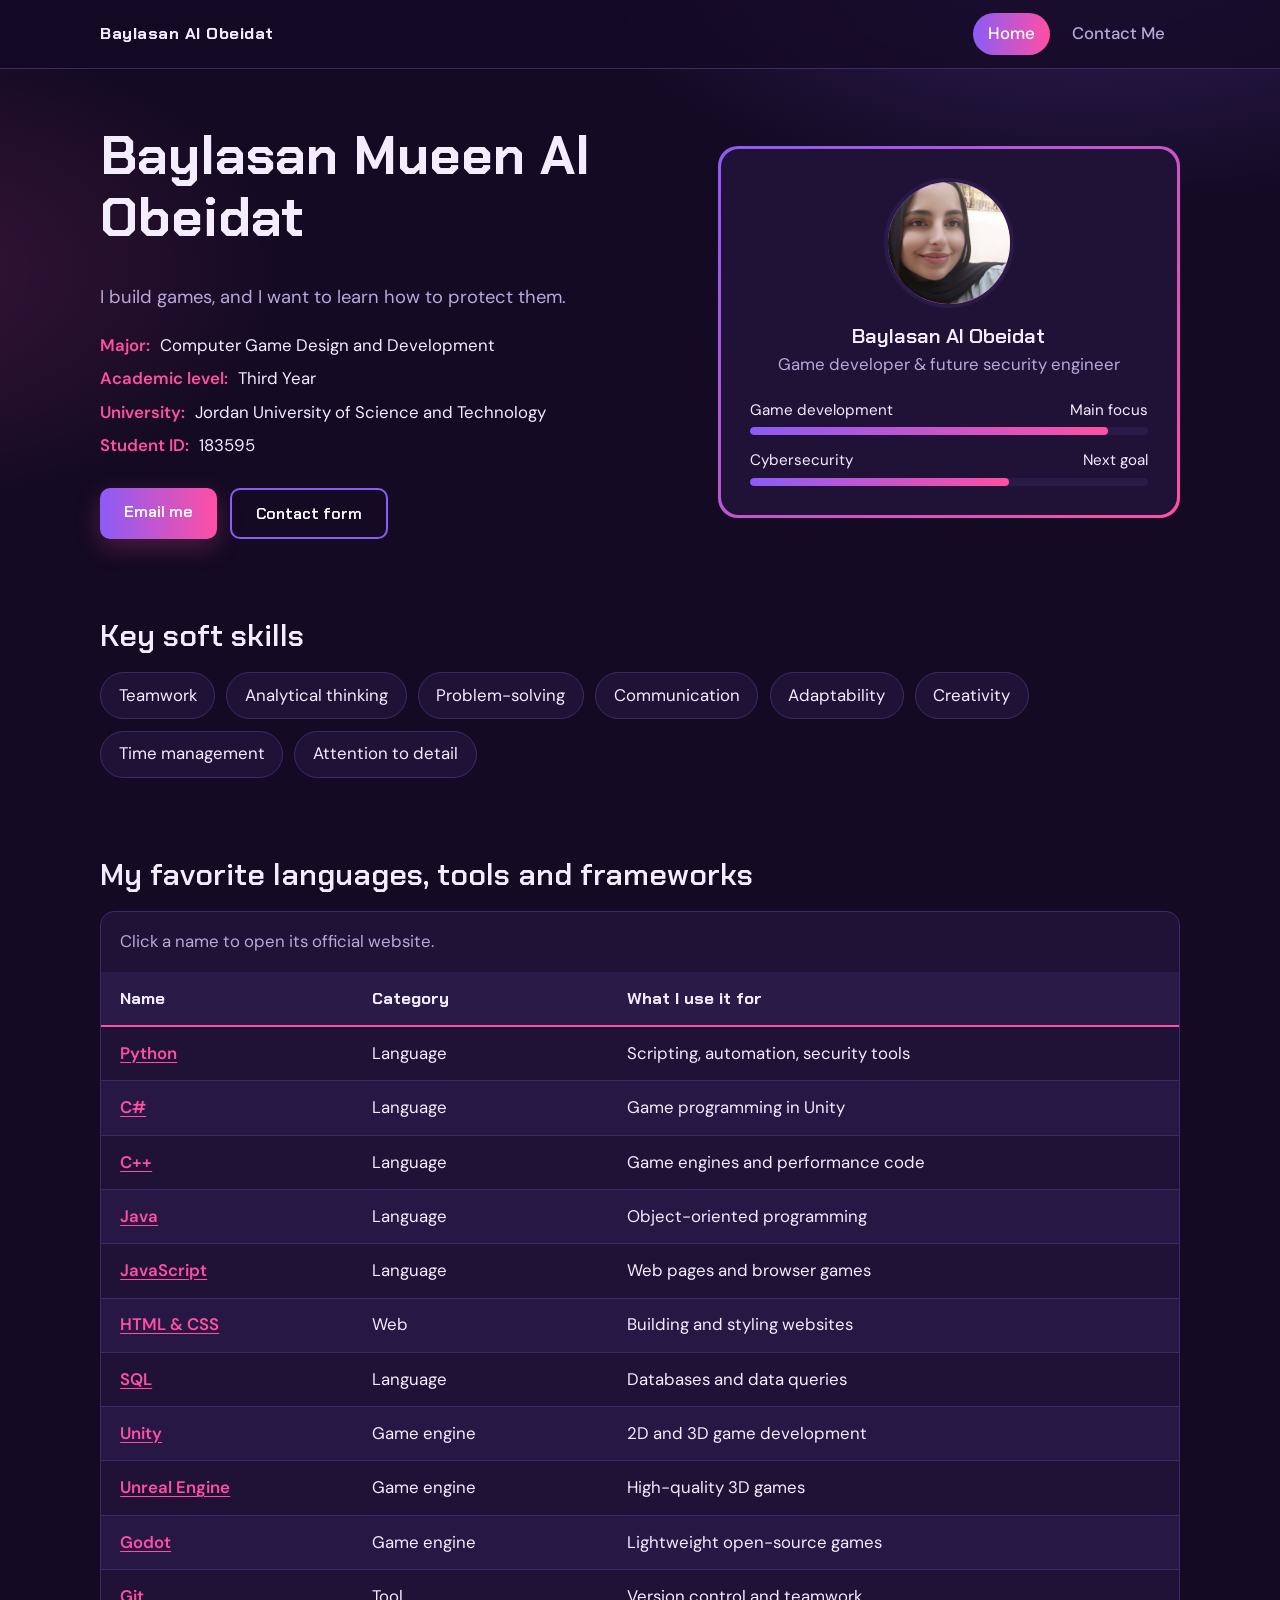
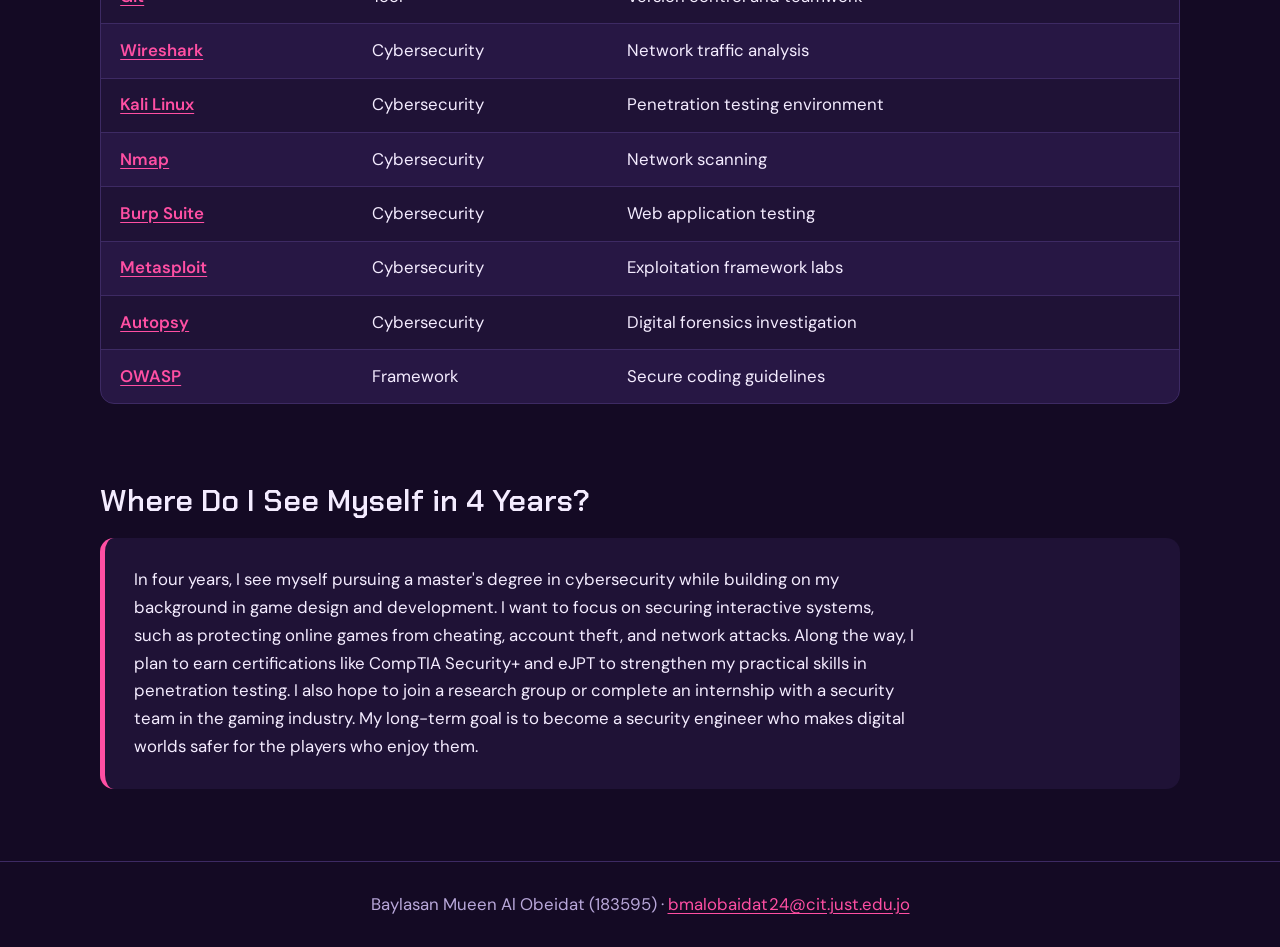
<file: index.html>
<!DOCTYPE html>
<html lang="en">
<head>
  <meta charset="UTF-8">
  <meta name="viewport" content="width=device-width, initial-scale=1">
  <title>183595 | Baylasan Mueen Al Obeidat</title>
  <meta name="description" content="Portfolio of Baylasan Mueen Al Obeidat, Third-year Computer Game Design and Development student at JUST.">
  <link rel="preconnect" href="https://fonts.googleapis.com">
  <link rel="preconnect" href="https://fonts.gstatic.com" crossorigin>
  <link href="https://fonts.googleapis.com/css2?family=Chakra+Petch:wght@500;600;700&family=DM+Sans:wght@400;500;700&display=swap" rel="stylesheet">
  <link rel="stylesheet" href="style.css">
</head>
<body>

  <header class="site-header">
    <div class="wrap">
      <a class="brand" href="index.html">Baylasan Al Obeidat</a>
      <nav aria-label="Main menu">
        <ul class="menu">
          <li><a href="index.html" aria-current="page">Home</a></li>
          <li><a href="contact.html">Contact Me</a></li>
        </ul>
      </nav>
    </div>
  </header>

  <main class="wrap">

    <!-- HERO -->
    <section class="hero">
      <div>
        <h1>Baylasan Mueen Al Obeidat</h1>
        <p class="lead">I build games, and I want to learn how to protect them.</p>
        <ul class="meta">
          <li><strong>Major:</strong> Computer Game Design and Development</li>
          <li><strong>Academic level:</strong> Third Year</li>
          <li><strong>University:</strong> Jordan University of Science and Technology</li>
          <li><strong>Student ID:</strong> 183595</li>
        </ul>
        <div class="actions">
          <a class="btn" href="mailto:bmalobaidat24@cit.just.edu.jo">Email me</a>
          <a class="btn ghost" href="contact.html">Contact form</a>
        </div>
      </div>

      <!-- Professional photo: replace the initials with a photo by swapping the
           <span> below for: <img src="photo.jpg" alt="Baylasan Al Obeidat"> -->
      <aside class="player-card" aria-label="Profile summary">
        <div class="inner">
          <div class="avatar"><img src="photo.jpg" alt="Baylasan Al Obeidat"></div>
          <h2>Baylasan Al Obeidat</h2>
          <p class="role">Game developer &amp; future security engineer</p>
          <div class="stats">
            <div>
              <div class="stat-row"><span>Game development</span><span>Main focus</span></div>
              <div class="bar"><span style="width: 90%"></span></div>
            </div>
            <div>
              <div class="stat-row"><span>Cybersecurity</span><span>Next goal</span></div>
              <div class="bar"><span style="width: 65%"></span></div>
            </div>
          </div>
        </div>
      </aside>
    </section>

    <!-- SOFT SKILLS -->
    <section id="skills">
      <h2>Key soft skills</h2>
      <ul class="skills">
        <li>Teamwork</li>
        <li>Analytical thinking</li>
        <li>Problem-solving</li>
        <li>Communication</li>
        <li>Adaptability</li>
        <li>Creativity</li>
        <li>Time management</li>
        <li>Attention to detail</li>
      </ul>
    </section>

    <!-- TOOLS TABLE -->
    <section id="tools">
      <h2>My favorite languages, tools and frameworks</h2>
      <div class="table-scroll">
        <table>
          <caption>Click a name to open its official website.</caption>
          <thead>
            <tr><th scope="col">Name</th><th scope="col">Category</th><th scope="col">What I use it for</th></tr>
          </thead>
          <tbody>
            <tr><td><a href="https://www.python.org" target="_blank" rel="noopener">Python</a></td><td>Language</td><td>Scripting, automation, security tools</td></tr>
            <tr><td><a href="https://learn.microsoft.com/dotnet/csharp/" target="_blank" rel="noopener">C#</a></td><td>Language</td><td>Game programming in Unity</td></tr>
            <tr><td><a href="https://isocpp.org" target="_blank" rel="noopener">C++</a></td><td>Language</td><td>Game engines and performance code</td></tr>
            <tr><td><a href="https://dev.java" target="_blank" rel="noopener">Java</a></td><td>Language</td><td>Object-oriented programming</td></tr>
            <tr><td><a href="https://developer.mozilla.org/docs/Web/JavaScript" target="_blank" rel="noopener">JavaScript</a></td><td>Language</td><td>Web pages and browser games</td></tr>
            <tr><td><a href="https://developer.mozilla.org/docs/Web/HTML" target="_blank" rel="noopener">HTML &amp; CSS</a></td><td>Web</td><td>Building and styling websites</td></tr>
            <tr><td><a href="https://www.w3schools.com/sql/" target="_blank" rel="noopener">SQL</a></td><td>Language</td><td>Databases and data queries</td></tr>
            <tr><td><a href="https://unity.com" target="_blank" rel="noopener">Unity</a></td><td>Game engine</td><td>2D and 3D game development</td></tr>
            <tr><td><a href="https://www.unrealengine.com" target="_blank" rel="noopener">Unreal Engine</a></td><td>Game engine</td><td>High-quality 3D games</td></tr>
            <tr><td><a href="https://godotengine.org" target="_blank" rel="noopener">Godot</a></td><td>Game engine</td><td>Lightweight open-source games</td></tr>
            <tr><td><a href="https://git-scm.com" target="_blank" rel="noopener">Git</a></td><td>Tool</td><td>Version control and teamwork</td></tr>
            <tr><td><a href="https://www.wireshark.org" target="_blank" rel="noopener">Wireshark</a></td><td>Cybersecurity</td><td>Network traffic analysis</td></tr>
            <tr><td><a href="https://www.kali.org" target="_blank" rel="noopener">Kali Linux</a></td><td>Cybersecurity</td><td>Penetration testing environment</td></tr>
            <tr><td><a href="https://nmap.org" target="_blank" rel="noopener">Nmap</a></td><td>Cybersecurity</td><td>Network scanning</td></tr>
            <tr><td><a href="https://portswigger.net/burp" target="_blank" rel="noopener">Burp Suite</a></td><td>Cybersecurity</td><td>Web application testing</td></tr>
            <tr><td><a href="https://www.metasploit.com" target="_blank" rel="noopener">Metasploit</a></td><td>Cybersecurity</td><td>Exploitation framework labs</td></tr>
            <tr><td><a href="https://www.sleuthkit.org/autopsy/" target="_blank" rel="noopener">Autopsy</a></td><td>Cybersecurity</td><td>Digital forensics investigation</td></tr>
            <tr><td><a href="https://owasp.org" target="_blank" rel="noopener">OWASP</a></td><td>Framework</td><td>Secure coding guidelines</td></tr>
          </tbody>
        </table>
      </div>
    </section>

    <!-- FUTURE GOALS -->
    <section id="future">
      <h2>Where Do I See Myself in 4 Years?</h2>
      <div class="goals">
        <p>In four years, I see myself pursuing a master's degree in cybersecurity while building on my background in game design and development. I want to focus on securing interactive systems, such as protecting online games from cheating, account theft, and network attacks. Along the way, I plan to earn certifications like CompTIA Security+ and eJPT to strengthen my practical skills in penetration testing. I also hope to join a research group or complete an internship with a security team in the gaming industry. My long-term goal is to become a security engineer who makes digital worlds safer for the players who enjoy them.</p>
      </div>
    </section>

  </main>

  <footer class="site-footer">
    <div class="wrap">
      <p>Baylasan Mueen Al Obeidat (183595) &middot; <a href="mailto:bmalobaidat24@cit.just.edu.jo">bmalobaidat24@cit.just.edu.jo</a></p>
    </div>
  </footer>

</body>
</html>
</file>
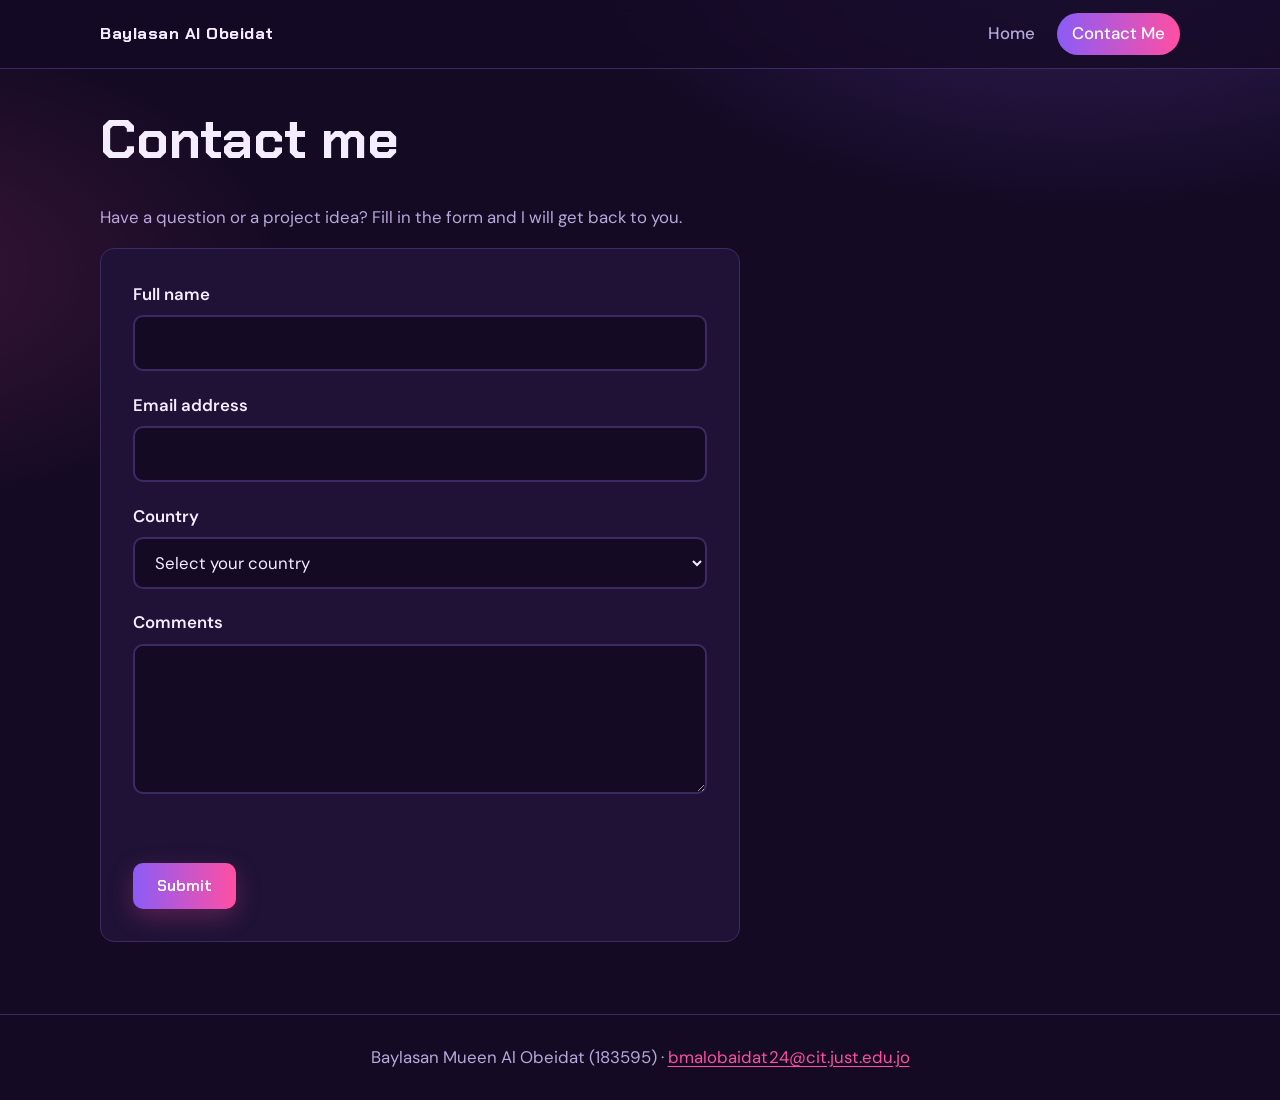
<file: contact.html>
<!DOCTYPE html>
<html lang="en">
<head>
  <meta charset="UTF-8">
  <meta name="viewport" content="width=device-width, initial-scale=1">
  <title>Contact Me | 183595 Baylasan Mueen Al Obeidat</title>
  <link rel="preconnect" href="https://fonts.googleapis.com">
  <link rel="preconnect" href="https://fonts.gstatic.com" crossorigin>
  <link href="https://fonts.googleapis.com/css2?family=Chakra+Petch:wght@500;600;700&family=DM+Sans:wght@400;500;700&display=swap" rel="stylesheet">
  <link rel="stylesheet" href="style.css">
</head>
<body>

  <header class="site-header">
    <div class="wrap">
      <a class="brand" href="index.html">Baylasan Al Obeidat</a>
      <nav aria-label="Main menu">
        <ul class="menu">
          <li><a href="index.html">Home</a></li>
          <li><a href="contact.html" aria-current="page">Contact Me</a></li>
        </ul>
      </nav>
    </div>
  </header>

  <main class="wrap">
    <section>
      <h1>Contact me</h1>
      <p class="lead" style="color: var(--muted)">Have a question or a project idea? Fill in the form and I will get back to you.</p>

      <div class="form-card">
        <form id="contactForm" novalidate>
          <div class="field">
            <label for="fullName">Full name</label>
            <input type="text" id="fullName" name="fullName" autocomplete="name">
          </div>

          <div class="field">
            <label for="email">Email address</label>
            <input type="email" id="email" name="email" autocomplete="email">
          </div>

          <div class="field">
            <label for="country">Country</label>
            <select id="country" name="country">
              <option value="">Select your country</option>
              <option>Jordan</option>
              <option>Saudi Arabia</option>
              <option>United Arab Emirates</option>
              <option>Palestine</option>
              <option>Egypt</option>
              <option>Iraq</option>
              <option>Syria</option>
              <option>Lebanon</option>
              <option>Kuwait</option>
              <option>Qatar</option>
              <option>Bahrain</option>
              <option>Oman</option>
              <option>Yemen</option>
              <option>Morocco</option>
              <option>Algeria</option>
              <option>Tunisia</option>
              <option>Libya</option>
              <option>Sudan</option>
              <option>Turkey</option>
              <option>United States</option>
              <option>United Kingdom</option>
              <option>Canada</option>
              <option>Germany</option>
              <option>France</option>
              <option>Other</option>
            </select>
          </div>

          <div class="field">
            <label for="comments">Comments</label>
            <textarea id="comments" name="comments"></textarea>
          </div>

          <p class="error" id="formError" role="alert"></p>
          <button type="submit" class="btn">Submit</button>
        </form>
      </div>
    </section>
  </main>

  <footer class="site-footer">
    <div class="wrap">
      <p>Baylasan Mueen Al Obeidat (183595) &middot; <a href="mailto:bmalobaidat24@cit.just.edu.jo">bmalobaidat24@cit.just.edu.jo</a></p>
    </div>
  </footer>

  <script>
    var form = document.getElementById("contactForm");
    var errorBox = document.getElementById("formError");
    var fields = [
      { el: document.getElementById("fullName"), name: "Full name" },
      { el: document.getElementById("email"), name: "Email address" },
      { el: document.getElementById("country"), name: "Country" },
      { el: document.getElementById("comments"), name: "Comments" }
    ];

    form.addEventListener("submit", function (event) {
      event.preventDefault();
      var missing = [];

      fields.forEach(function (f) {
        var empty = f.el.value.trim() === "";
        f.el.classList.toggle("invalid", empty);
        if (empty) missing.push(f.name);
      });

      if (missing.length > 0) {
        errorBox.textContent = "Please fill in: " + missing.join(", ") + ".";
        return;
      }

      var emailPattern = /^[^\s@]+@[^\s@]+\.[^\s@]+$/;
      if (!emailPattern.test(fields[1].el.value.trim())) {
        fields[1].el.classList.add("invalid");
        errorBox.textContent = "Please enter a valid email address.";
        return;
      }

      errorBox.textContent = "";
      alert("Thank you! Your form was submitted successfully.");
      form.reset();
    });
  </script>

</body>
</html>
</file>
<file: style.css>
/* ============ Tokens ============ */
:root {
  --bg: #140a24;
  --surface: #1f1236;
  --surface-2: #2a1a47;
  --line: #3d2a63;
  --purple: #8b5cf6;
  --pink: #ff4fa3;
  --text: #f4ecff;
  --muted: #b9a8da;
  --radius: 14px;
  --font-head: "Chakra Petch", "Trebuchet MS", sans-serif;
  --font-body: "DM Sans", "Segoe UI", Arial, sans-serif;
}

/* ============ Base ============ */
*, *::before, *::after { box-sizing: border-box; }
html { scroll-behavior: smooth; }
body {
  margin: 0;
  font-family: var(--font-body);
  font-size: 1.05rem;
  line-height: 1.65;
  color: var(--text);
  background:
    radial-gradient(900px 500px at 85% -10%, rgba(139, 92, 246, .28), transparent 60%),
    radial-gradient(700px 400px at -10% 30%, rgba(255, 79, 163, .16), transparent 60%),
    var(--bg);
  background-attachment: fixed;
}
h1, h2, h3 { font-family: var(--font-head); line-height: 1.15; margin: 0 0 .6em; }
h1 { font-size: clamp(2rem, 5vw, 3.4rem); font-weight: 700; }
h2 { font-size: clamp(1.4rem, 3vw, 1.9rem); font-weight: 600; }
p { max-width: 65ch; margin: 0 0 1em; }
a { color: var(--pink); text-underline-offset: 3px; }
a:hover { color: #ff86c0; }
:focus-visible { outline: 3px solid var(--pink); outline-offset: 3px; border-radius: 6px; }

.wrap { width: min(1080px, 100% - 2.5rem); margin-inline: auto; }
section { padding: 2.5rem 0; }

/* ============ Navigation ============ */
.site-header {
  position: sticky; top: 0; z-index: 10;
  background: rgba(20, 10, 36, .75);
  backdrop-filter: blur(10px);           /* self-learned: frosted glass */
  border-bottom: 1px solid var(--line);
}
.site-header .wrap {
  display: flex; align-items: center; justify-content: space-between;
  padding: .8rem 0;
}
.brand { font-family: var(--font-head); font-weight: 700; color: var(--text); text-decoration: none; letter-spacing: .5px; }
.menu { display: flex; gap: .4rem; list-style: none; margin: 0; padding: 0; }
.menu a {
  display: block; padding: .45rem .95rem; border-radius: 999px;
  color: var(--muted); text-decoration: none; font-weight: 500;
  transition: background .2s, color .2s;
}
.menu a:hover { background: var(--surface-2); color: var(--text); }
.menu a[aria-current="page"] { background: linear-gradient(90deg, var(--purple), var(--pink)); color: #fff; }

/* ============ Hero ============ */
.hero { display: grid; grid-template-columns: 1.25fr 1fr; gap: 2.5rem; align-items: center; padding-top: 3.5rem; }
.hero .lead { color: var(--muted); font-size: 1.15rem; }
.meta { list-style: none; padding: 0; margin: 1.2rem 0 1.8rem; display: grid; gap: .35rem; }
.meta strong { color: var(--pink); font-weight: 600; margin-right: .35rem; }

.btn {
  display: inline-block; border: 0; cursor: pointer;
  padding: .8rem 1.5rem; border-radius: 10px;
  font: 600 1rem var(--font-head); text-decoration: none; color: #fff;
  background: linear-gradient(90deg, var(--purple), var(--pink));
  box-shadow: 0 8px 24px rgba(255, 79, 163, .25);
  transition: transform .15s, box-shadow .15s;
}
.btn:hover { transform: translateY(-2px); color: #fff; box-shadow: 0 12px 28px rgba(255, 79, 163, .35); }
.btn.ghost { background: transparent; border: 2px solid var(--purple); box-shadow: none; }
.btn.ghost:hover { background: var(--surface-2); }
.actions { display: flex; flex-wrap: wrap; gap: .8rem; }

/* Player card (replaces photo) */
.player-card {
  padding: 3px; border-radius: 20px;
  background: linear-gradient(135deg, var(--purple), var(--pink));
}
.player-card .inner { background: var(--surface); border-radius: 18px; padding: 1.8rem; text-align: center; }
.avatar {
  width: 130px; aspect-ratio: 1; margin: 0 auto 1rem; border-radius: 50%;
  display: grid; place-items: center;
  font: 700 2.6rem var(--font-head); color: #fff;
  background: linear-gradient(135deg, var(--purple), var(--pink));
  border: 4px solid var(--surface-2);
}
.avatar img { width: 100%; height: 100%; object-fit: cover; border-radius: 50%; }
.player-card h2 { font-size: 1.3rem; margin-bottom: .2rem; }
.player-card .role { color: var(--muted); margin: 0 auto 1.2rem; }
.stats { text-align: left; display: grid; gap: .8rem; }
.stat-row { display: flex; justify-content: space-between; font-size: .95rem; }
.bar { height: 8px; border-radius: 99px; background: var(--surface-2); overflow: hidden; margin-top: .3rem; }
.bar > span { display: block; height: 100%; border-radius: 99px; background: linear-gradient(90deg, var(--purple), var(--pink)); }

/* ============ Skills ============ */
.skills { list-style: none; padding: 0; margin: 0; display: flex; flex-wrap: wrap; gap: .7rem; }
.skills li {
  padding: .55rem 1.1rem; border-radius: 999px;
  background: var(--surface); border: 1px solid var(--line);
}
.skills li:hover { border-color: var(--pink); }

/* ============ Table ============ */
.table-scroll { overflow-x: auto; border: 1px solid var(--line); border-radius: var(--radius); background: var(--surface); }
table { width: 100%; border-collapse: collapse; min-width: 560px; }
caption { text-align: left; padding: 1rem 1.2rem; color: var(--muted); caption-side: top; }
th, td { padding: .8rem 1.2rem; text-align: left; }
thead th { background: var(--surface-2); font-family: var(--font-head); border-bottom: 2px solid var(--pink); }
tbody tr + tr td { border-top: 1px solid var(--line); }
tbody tr:nth-child(even) { background: rgba(139, 92, 246, .07); }
tbody tr:hover { background: rgba(255, 79, 163, .1); }
td:first-child { font-weight: 600; }

/* ============ Goals ============ */
.goals {
  padding: 1.8rem; border-radius: var(--radius);
  background: var(--surface); border-left: 5px solid var(--pink);
}
.goals p:last-child { margin-bottom: 0; }

/* ============ Contact form ============ */
.form-card {
  max-width: 640px; padding: 2rem; border-radius: var(--radius);
  background: var(--surface); border: 1px solid var(--line);
}
.field { margin-bottom: 1.3rem; }
label { display: block; margin-bottom: .4rem; font-weight: 600; }
input, select, textarea {
  width: 100%; padding: .75rem 1rem; border-radius: 10px;
  border: 2px solid var(--line); background: var(--bg); color: var(--text);
  font: inherit; transition: border-color .2s;
}
input:focus, select:focus, textarea:focus { outline: none; border-color: var(--purple); box-shadow: 0 0 0 4px rgba(139, 92, 246, .25); }
textarea { min-height: 150px; resize: vertical; }
.invalid { border-color: #ff6b8b; }
.error { min-height: 1.4em; margin: 0 0 1rem; color: #ff8fa8; font-weight: 500; }

/* ============ Footer ============ */
.site-footer { margin-top: 2rem; padding: 1.8rem 0; border-top: 1px solid var(--line); color: var(--muted); text-align: center; }
.site-footer p { margin: 0 auto; }

/* ============ Responsive ============ */
@media (max-width: 780px) {
  .hero { grid-template-columns: 1fr; padding-top: 2rem; }
  .player-card { order: -1; }
  .site-header .wrap { flex-direction: column; gap: .5rem; }
}
@media (prefers-reduced-motion: reduce) {
  * { transition: none !important; scroll-behavior: auto !important; }
}
</file>
